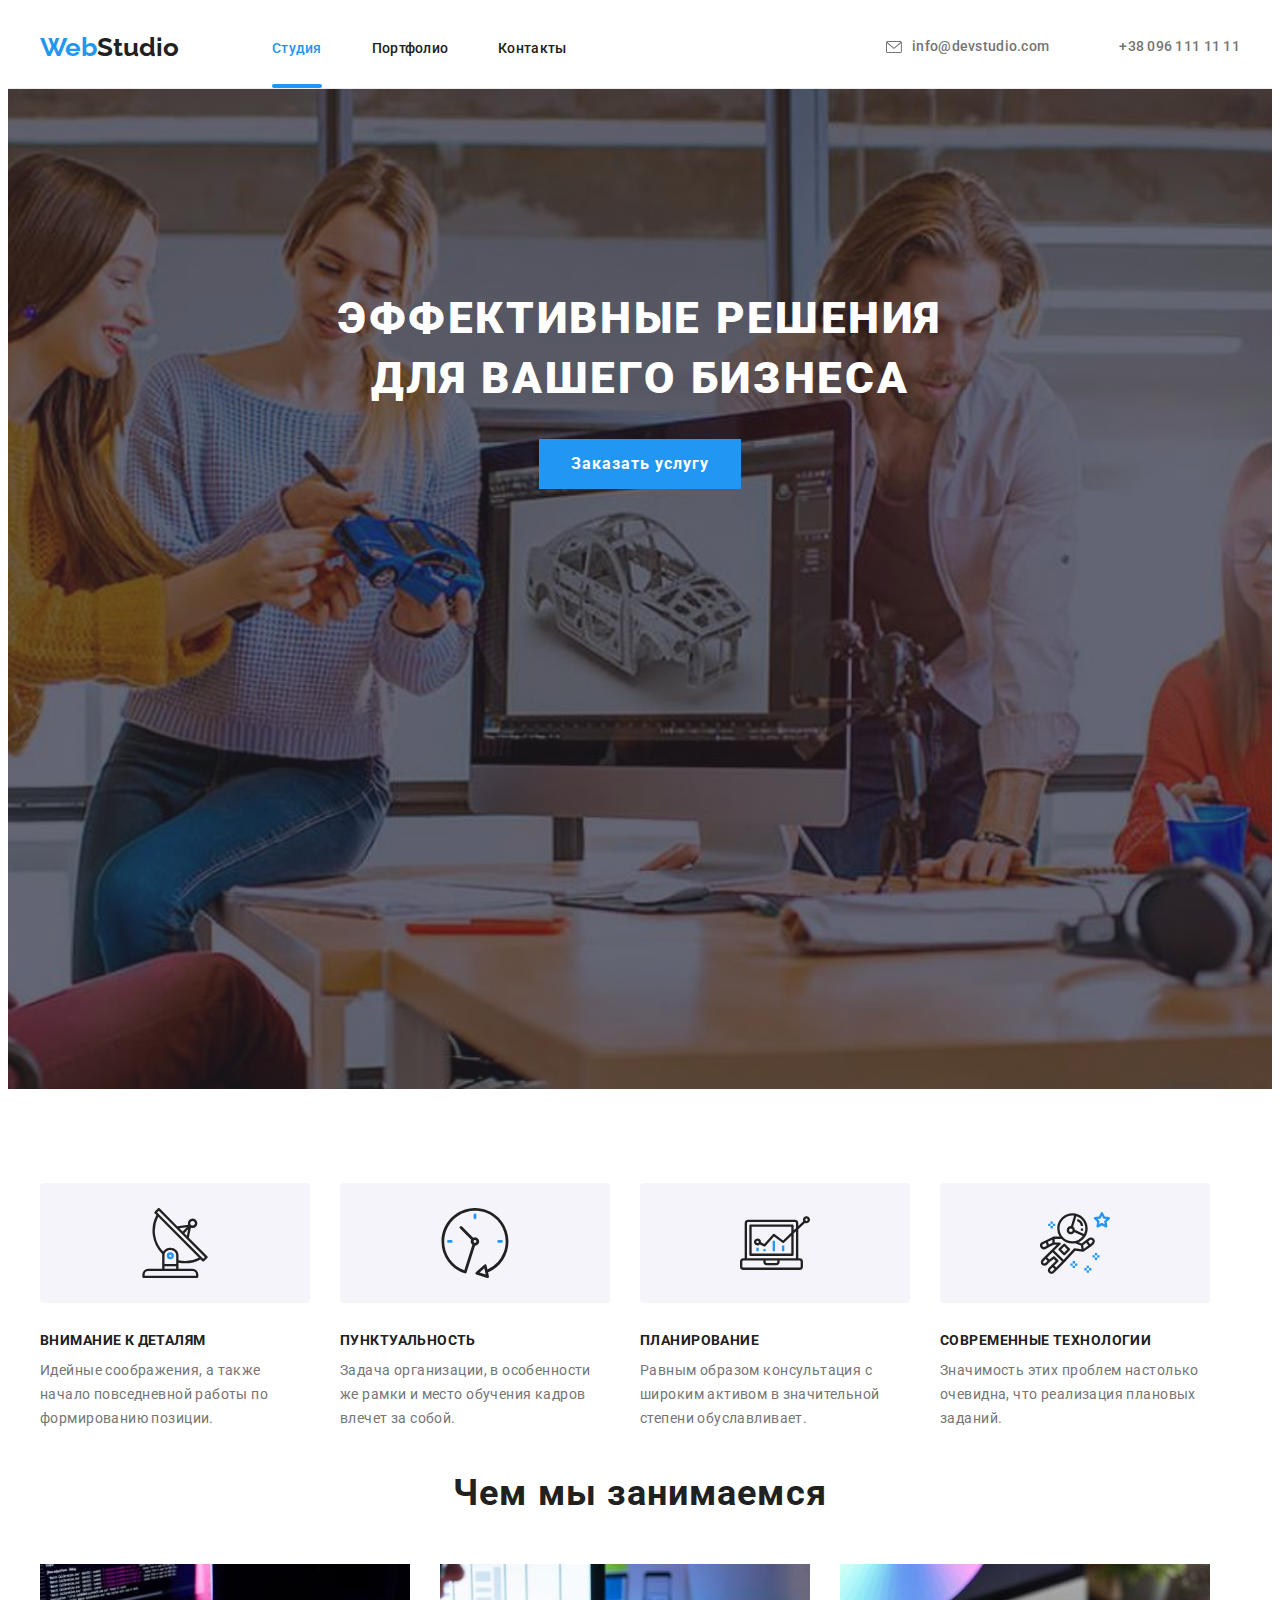
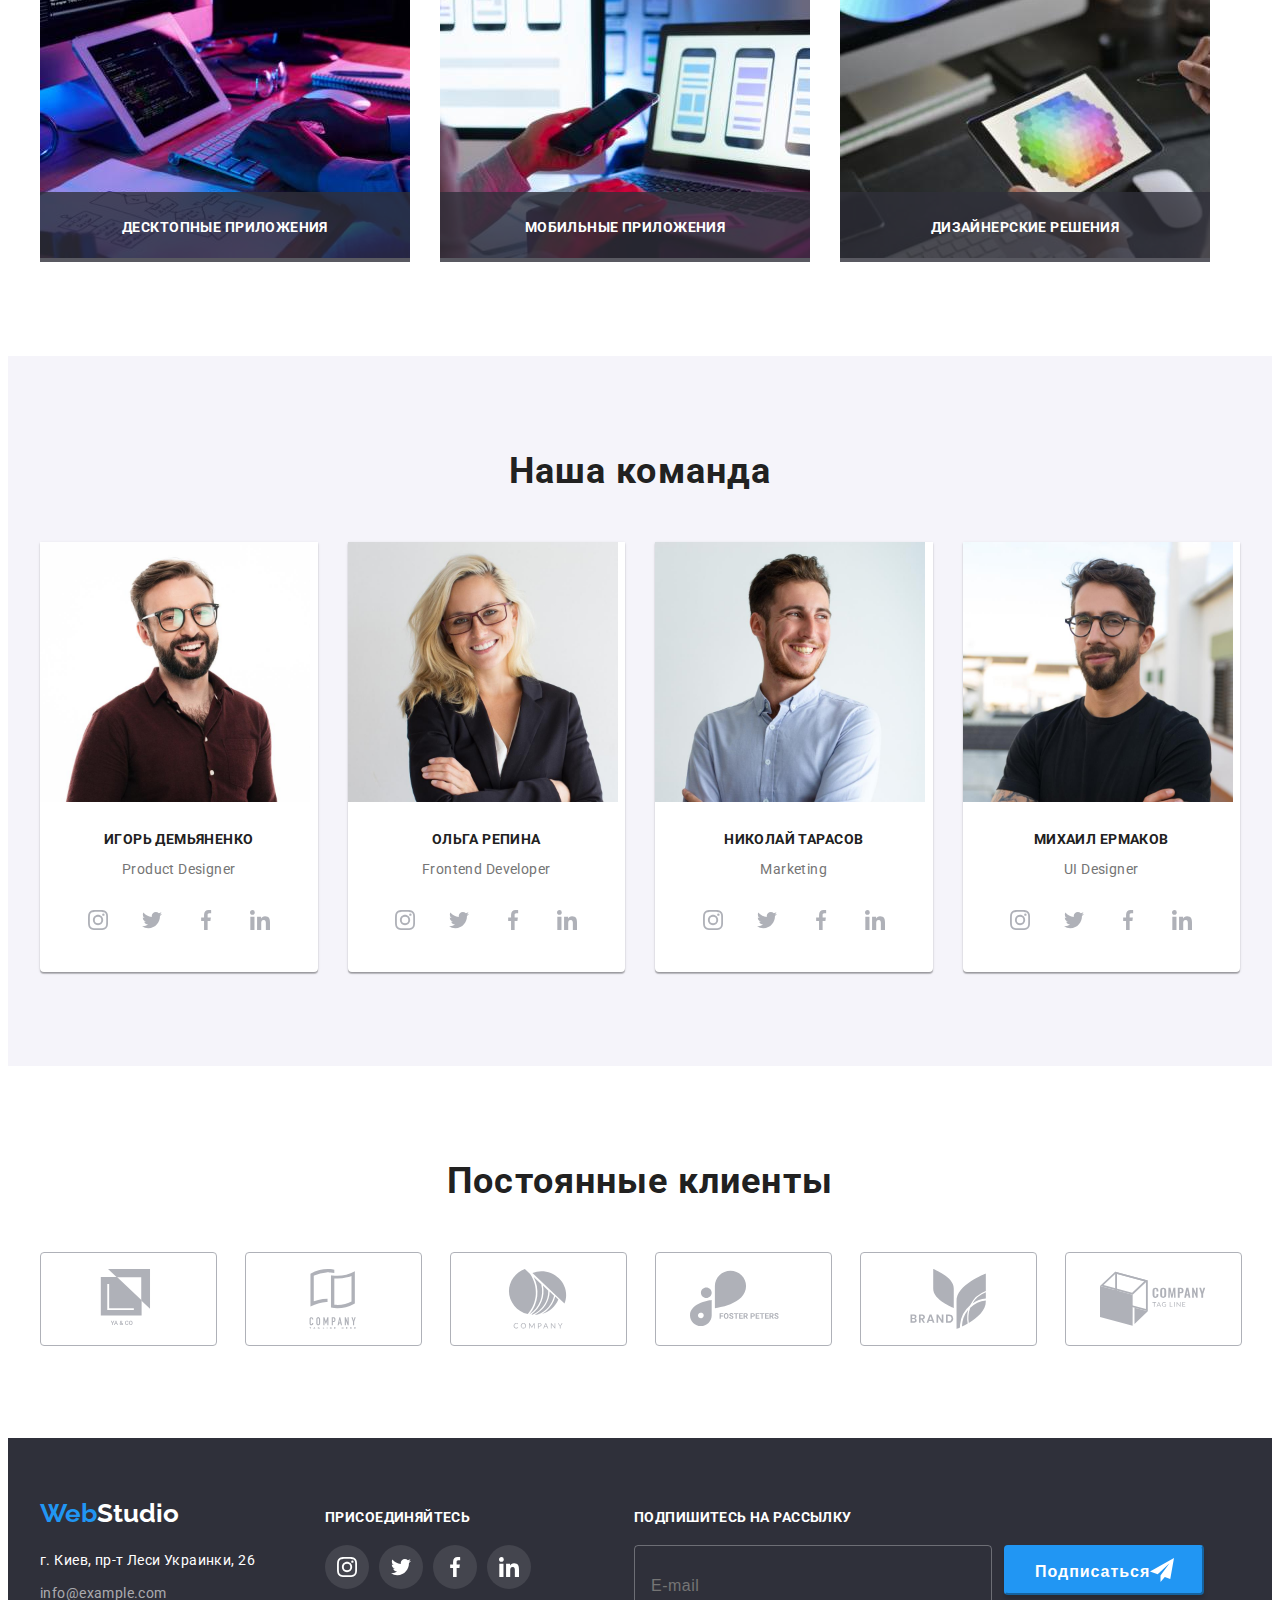
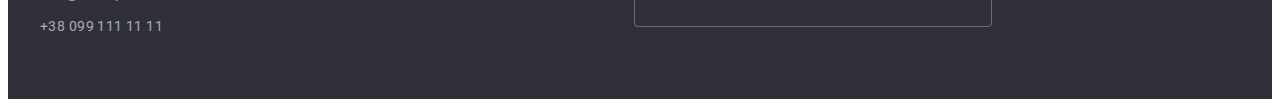
<file: index.html>
<!DOCTYPE html>
<html lang="ru">
<head>
    <link rel="stylesheet" href="https://cdnjs.cloudflare.com/ajax/libs/modern-normalize/1.1.0/modern-normalize.min.css"
        integrity="sha512-wpPYUAdjBVSE4KJnH1VR1HeZfpl1ub8YT/NKx4PuQ5NmX2tKuGu6U/JRp5y+Y8XG2tV+wKQpNHVUX03MfMFn9Q=="
        crossorigin="anonymous" referrerpolicy="no-referrer" />
    <meta charset="UTF-8">
    <meta http-equiv="X-UA-Compatible" content="IE=edge">
    <meta name="viewport" content="width=device-width, initial-scale=1.0">
    <title>webstudio</title>
    <link rel="preconnect" href="https://fonts.googleapis.com">
    <link rel="preconnect" href="https://fonts.gstatic.com" crossorigin>
    <link href="https://fonts.googleapis.com/css2?family=Raleway:wght@700&family=Roboto:wght@400;500;700;900&display=swap"
        rel="stylesheet">
    <link rel="stylesheet" href="styles.css">
    <link rel="stylesheet" href="./css/main.min.css">
</head>
<body>
    <header class="header line-bottom">
        <div class="container header-container">
        <nav class="header-nav">
            <a class="header-logo link" href="./index.html"><span class="web">Web</span><span class="studio">Studio</span></a>
        <ul class="list menu-list"> 
            <li class="menu-item">
                <a class="menu-studio link current" href="./index.html">Студия</a></li>
            <li class="menu-item">
                <a class="menu-link link" href="./portfolio.html">Портфолио</a></li>
            <li class="menu-item">
                <a class="menu-link link" href="">Контакты</a></li>
         </ul>
        </nav>
        <ul class="header-link list">  
            <li class="link-item list"><a class="header-mail link" href="mailto:info@devstudio.com">
               <svg class="mail-icon"
               width="16" height="12">
               <use href="./img/sprite.svg#icon-envelope"></use></svg> info@devstudio.com</a></li>
            <li class="link-item list"><a class="header-tel link" href="tel:+380961111111">
               <svg class="tel-icon"
               width="10" height="16">
               <use href="./img/sprite.svg#icon-smartphone"></use></svg> +38 096 111 11 11</a></li>
        </ul>
        
        </div>
        </header>
    <main>
        <!--герой-->
        <section class="hero-section overlay">
                <h1 class="hero-title hero-title-section"> Эффективные решения для вашего бизнеса</h1>
                <button class="hero-btn" type="button" data-modal-open>Заказать услугу</button>

        </section>
        <!--вним к дет-->
        <section class="section-a">
            <div class="container">
            
            <ul class="list advantages-list">
            

                <li class="advantages-item advantages-item-size">
                    <div class="advantages-rect">
                        <svg width="70" height="70">
                            <use href="./img/sprite.svg#icon-antenna"></use>
                        </svg>
                    </div>
                    <h3 class="title-third">Внимание к деталям</h3>
                    <p class="text" >Идейные соображения, а также начало повседневной работы по формированию позиции.</p>
                </li>
                <li class="advantages-item advantages-item-size">
                    <div class="advantages-rect">
                        <svg width="70" height="70">
                            <use href="./img/sprite.svg#icon-clock"></use>
                        </svg>
                    </div>
                    <h3 class="title-third">Пунктуальность</h3>
                    <p class="text">Задача организации, в особенности же рамки и место обучения кадров влечет за собой.</p>
                </li>
                <li class="advantages-item advantages-item-size">
                    <div class="advantages-rect">
                        <svg width="70" height="70">
                            <use href="./img/sprite.svg#icon-diagram"></use>
                        </svg>
                    </div>
                    <h3 class="title-third">Планирование</h3>
                    <p class="text">Равным образом консультация с широким активом в значительной степени обуславливает.</p>
                </li>
                <li class="advantages-item advantages-item-size"><div class="advantages-rect">
                    <svg width="70" height="70">
                        <use href="./img/sprite.svg#icon-astronaut"></use>
                    </svg>
                </div>

                    <h3 class="title-third">Современные технологии</h3>
                    <p class="text">Значимость этих проблем настолько очевидна, что реализация плановых заданий.</p>
                </li>
            </ul>
            </div>
        </section>
        <!--чем мы занимаемся-->
        <section class="section-b">
            
            
            <div class="container">
                <h2 class="title-second title-activity">Чем мы занимаемся</h2>
                <ul class="list activity-list">
                    
                    <li class="activity-item">
                        
                        <img src="./img/img1.jpg"
                        alt="человек работает за компьютером и планшетом"
                        width="370" height="294">
                        <p class="activity-item-text">десктопные приложения</p>
                        
                    </li>
                    
                    <li class="activity-item">
                        <img src="./img/img2.jpg"
                    alt="человек работает за компьютером и телефоном"
                        width="370" height="294">
                        <p class="activity-item-text">мобильные приложения</p>
                    </li>

                    <li class="activity-item">
                        <img src="./img/img3.jpg"
                        alt="человек работает за планшетом"
                        width="370" height="294">
                        <p class="activity-item-text">дизайнерские решения</p>
                    </li>
                </ul>
            </div>
         </section>
         <section class="section-c">
            <div class="container">
             <h2 class="title-second team-title">Наша команда</h2>
             <ul class="list team-list">
                 <li class="team-item">
                     <img class="img-team" src="./img/team1.jpg"
                     alt="член команды Игорь"
                     width="270"
                     height="260">
                     <div class="team-item-description">
                     <h3 class="title-third">Игорь Демьяненко</h3>
                     <p class="text" lang="en">Product Designer</p>
                     
                    

                    <ul class="team-social list social-list">
                        <li class="social-item">
                            <a href="" class="social-link">
                                <svg 
                                    class="social-icon"
                                    width="20"
                                    height="20">
                                    <use
                                    href="./img/sprite.svg#icon-instagram">
                                    </use>
                                </svg>
                            </a>
                        </li>

                        <li class="social-item">
                            <a href="" class="social-link">
                                <svg class="social-icon" width="20" height="20">
                                    <use href="./img/sprite.svg#icon-twitter">
                                    </use>
                                </svg>
                            </a>
                        </li>

                        <li class="social-item">
                            <a href="" class="social-link">
                                <svg class="social-icon" width="20" height="20">
                                    <use href="./img/sprite.svg#icon-facebook">
                                    </use>
                                </svg>
                            </a>
                        </li>

                        <li class="social-item">
                            <a href="" class="social-link">
                                <svg class="social-icon" width="20" height="20">
                                    <use href="./img/sprite.svg#icon-linkedin">
                                    </use>
                                </svg>
                            </a>
                        </li>


                    </ul>
                  </div>
                </li>
                    <li class="team-item">
                        <img class="img-team" src="./img/team2.jpg"
                        alt="член команды Ольга"
                        width="270"
                        height="260">
                        <div class="team-item-description">
                        <h3 class="title-third">Ольга Репина</h3>
                        <p class="text" lang="en">Frontend Developer</p>
                        


                    <ul class="team-social list social-list">
                        <li class="social-item">
                            <a href="" class="social-link">
                                <svg class="social-icon" width="20" height="20">
                                    <use href="./img/sprite.svg#icon-instagram">
                                    </use>
                                </svg>
                            </a>
                        </li>
                    
                        <li class="social-item">
                            <a href="" class="social-link">
                                <svg class="social-icon" width="20" height="20">
                                    <use href="./img/sprite.svg#icon-twitter">
                                    </use>
                                </svg>
                            </a>
                        </li>
                    
                        <li class="social-item">
                            <a href="" class="social-link">
                                <svg class="social-icon" width="20" height="20">
                                    <use href="./img/sprite.svg#icon-facebook">
                                    </use>
                                </svg>
                            </a>
                        </li>
                    
                        <li class="social-item">
                            <a href="" class="social-link">
                                <svg class="social-icon" width="20" height="20">
                                    <use href="./img/sprite.svg#icon-linkedin">
                                    </use>
                                </svg>
                            </a>
                        </li>
                    
                    
                    </ul>
                    </div>
                    </li>



                    <li class="team-item">
                        <img class="img-team" src="./img/team3.jpg"
                        alt="член команды Николай"
                        width="270"
                        height="260">
                        <div class="team-item-description">
                        <h3 class="title-third">Николай Тарасов</h3>
                        <p class="text" lang="en">Marketing</p>
                        
                        <ul class="team-social list social-list">
                            <li class="social-item">
                                <a href="" class="social-link">
                                    <svg class="social-icon" width="20" height="20">
                                        <use href="./img/sprite.svg#icon-instagram">
                                        </use>
                                    </svg>
                                </a>
                            </li>
                        
                            <li class="social-item">
                                <a href="" class="social-link">
                                    <svg class="social-icon" width="20" height="20">
                                        <use href="./img/sprite.svg#icon-twitter">
                                        </use>
                                    </svg>
                                </a>
                            </li>
                        
                            <li class="social-item">
                                <a href="" class="social-link">
                                    <svg class="social-icon" width="20" height="20">
                                        <use href="./img/sprite.svg#icon-facebook">
                                        </use>
                                    </svg>
                                </a>
                            </li>
                        
                            <li class="social-item">
                                <a href="" class="social-link">
                                    <svg class="social-icon" width="20" height="20">
                                        <use href="./img/sprite.svg#icon-linkedin">
                                        </use>
                                    </svg>
                                </a>
                            </li>
                        
                        
                        </ul>
                        </div>
                        </li>

                    <li class="team-item">
                        <img class="img-team" src="./img/team4.jpg"
                        alt="член команды Михаил"
                        width="270"
                        height="260">
                        <div class="team-item-description">
                        <h3 class="title-third">Михаил Ермаков</h3>
                        <p class="text" lang="en">UI Designer</p>
                        
                        <ul class="team-social list social-list">
                        <li class="social-item">
                            <a href="" class="social-link">
                                <svg 
                                    class="social-icon"
                                    width="20"
                                    height="20">
                                    <use
                                    href="./img/sprite.svg#icon-instagram">
                                    </use>
                                </svg>
                            </a>
                        </li>

                        <li class="social-item">
                            <a href="" class="social-link">
                                <svg class="social-icon" width="20" height="20">
                                    <use href="./img/sprite.svg#icon-twitter">
                                    </use>
                                </svg>
                            </a>
                        </li>

                        <li class="social-item">
                            <a href="" class="social-link">
                                <svg class="social-icon" width="20" height="20">
                                    <use href="./img/sprite.svg#icon-facebook">
                                    </use>
                                </svg>
                            </a>
                        </li>

                        <li class="social-item">
                            <a href="" class="social-link">
                                <svg class="social-icon" width="20" height="20">
                                    <use href="./img/sprite.svg#icon-linkedin">
                                    </use>
                                </svg>
                            </a>
                        </li>


                    </ul>
                  </div>
                </li>
                </ul>
            </div>
             </section>
             <section class="section-a">
                 <div class="container">
                     <h2 class="title-second clients-title">Постоянные клиенты</h2>
                     <ul class="clients-list list">
                         <li class="client-item">
                             <a href="" class="client-link">
                                 <svg class="client-icon"
                                 width="106" height="60">
                                <use href="./img/sprite.svg#icon-logo-one"></use>
                            </svg>
                             </a>
                         </li>
                         
                        <li class="client-item">
                            <a href="" class="client-link">
                                <svg class="client-icon" width="106" height="60">
                                    <use href="./img/sprite.svg#icon-logo-two"></use>
                                </svg>
                            </a>
                        </li>

                        <li class="client-item">
                            <a href="" class="client-link">
                                <svg class="client-icon" width="106" height="60">
                                    <use href="./img/sprite.svg#icon-logo-three"></use>
                                </svg>
                            </a>
                        </li>

                        <li class="client-item">
                            <a href="" class="client-link">
                                <svg class="client-icon" width="106" height="60">
                                    <use href="./img/sprite.svg#icon-logo-four"></use>
                                </svg>
                            </a>
                        </li>

                        <li class="client-item">
                            <a href="" class="client-link">
                                <svg class="client-icon" width="106" height="60">
                                    <use href="./img/sprite.svg#icon-logo-five"></use>
                                </svg>
                            </a>
                        </li>

                        <li class="client-item">
                            <a href="" class="client-link">
                                <svg class="client-icon" width="106" height="60">
                                    <use href="./img/sprite.svg#icon-logo-six"></use>
                                </svg>
                            </a>
                        </li>
                     </ul>
                 </div>
             </section>
    </main>
    <footer class="footer section-d">
        <div class="container social-container">
            <div>
                <a class="header-logo link header-logo-footer" href="index.html"><span class="web">Web</span><span class="studio-footer">Studio</span></a>
                <address class="adress">
            
            
        <ul class="list">
            <li class="footer-list">
                <a class="adress-item link" href="https://goo.gl/maps/kq9auFb1nywUbXFQ6"
                target="_blank"
                rel="noopener noreferrer"
                >г. Киев, пр-т Леси Украинки, 26</a>
            </li>
            <li class="footer-list">
                <a class="footer-mail link" href="mailto:info@example.com">info@example.com</a>
            </li>
            <li class="footer-list-bottom">
                <a class="footer-tel link" href="tel:+380991111111">+38 099 111 11 11</a>
            </li>
        </ul>
        </address>
        </div>
        

        <div class="footer-join">
            <p class="join">присоединяйтесь</p>
            <ul class="social-list list">
                <li class="footer-social-item">
                    <a href="" class="footer-social-link">
                        <svg class="footer-social-icon" width="20" height="20">
                            <use href="./img/sprite.svg#icon-instagram"></use>
                        </svg>
                    </a>
                </li>

                <li class="footer-social-item">
                    <a href="" class="footer-social-link">
                        <svg class="footer-social-icon" width="20" height="20">
                            <use href="./img/sprite.svg#icon-twitter"></use>
                        </svg>
                    </a>
                </li>

                <li class="footer-social-item">
                    <a href="" class="footer-social-link">
                        <svg class="footer-social-icon" width="20" height="20">
                            <use href="./img/sprite.svg#icon-facebook"></use>
                        </svg>
                    </a>
                </li>

                <li class="footer-social-item">
                    <a href="" class="footer-social-link">
                        <svg class="footer-social-icon" width="20" height="20">
                            <use href="./img/sprite.svg#icon-linkedin"></use>
                        </svg>
                    </a>
                </li>    
            </ul>
        </div>

        <div class="right-footer">
        
            <form action="#" class="right-footer-form">
                <p class="right-footer-head">Подпишитесь на рассылку</p>
        
                <div class="right-footer-input">
                    <!-- <textarea class="modal-form-email" name="email" placeholder="E-mail"></textarea> -->
                    <input type="email" class="modal-form-email" name="email" placeholder="E-mail">
                    <button type="button" class="btn-subscribe">Подписаться
                        <svg class="modal-send-icon" width="24px" height="24px">
        
                            <use href="./img/sprite.svg#icon-send"></use>
                        </svg>
                    </button>
                </div>
        
            </form>
        
        </div>

 </div>

 
    </footer>



    <div class="backdrop is-hidden" data-modal>
        <div class="modal">
            <button type="button" class="modal-btn" data-modal-close>
                <svg class="modal-cross-icon" width="18" height="18">
                    <use href="./img/sprite.svg#icon-cross"></use>
                </svg>
            </button>

                <form action="#" class="modal-form">
                    <p class="modal-form-head">Оставьте свои данные, мы вам перезвоним</p>

                    <label class="modal-form-field">Имя
                        <span class="modal-form-wrapper">
                        <input type="text" class="modal-form-input" name="user-name"
                        
                        pattern="[a-zA-Zа-яёА-ЯЁ]+"
                        title="Имя должно содержать символы кириллицы или латиницы"
                        required>
                        <svg class="modal-form-icon" width="18" height="18">
                            <use href="./img/sprite.svg#icon-person-black"></use>
                        </svg>
                        </span>

                    </label>

                    <label class="modal-form-field">Телефон
                        <span class="modal-form-wrapper">
                        <input type="tel" class="modal-form-input" name="user-tel"
                        pattern="[0-9]{3}-[0-9]{3}-[0-9]{2}[0-9]{2}"
                        
                        title="099-000-00-00">
                        <svg class="modal-form-icon" width="18" height="18">
                            <use href="./img/sprite.svg#icon-phone-black"></use>
                        </svg>
                        </span>
                        
                    </label>

                    <label class="modal-form-field">Почта
                        <span class="modal-form-wrapper">
                        <input type="email" class="modal-form-input" name="user-email">
                        <svg class="modal-form-icon" width="18" height="18">
                            <use href="./img/sprite.svg#icon-email-black"></use>
                        </svg>
                        </span>
                    </label>

                    <label class="modal-form-field">Комментарий
                        <textarea class="modal-form-message" name="user-message"
                        placeholder="Введите текст"></textarea>
                    </label>

                    <input type="checkbox" id="accept-policy"
                    class="modal-form-checkbox visually-hidden">
                    <label for="accept-policy" class="modal-form-checkbox-label"
                    >Соглашаюсь с рассылкой и принимаю <a href="#" class="agreement">Условия договора</a>
                    </label>

                    <button class="modal-form-btn">Отправить</button>
                </form>

            
        </div>
    
    </div>
    <script src="./js/modal.js"></script>
</body>
</html>

<!-- ----------Header-BEM------------- -->

<!-- <body>
    <header class="header header__line-bottom">
        <div class="container container__header-container">
            <nav class="header-nav">
                <a class="header-logo header-logo__link" href="./index.html"><span class="header-logo__link--web">Web</span><span
                        class="header-logo__link--studio">Studio</span></a>
                <ul class="menu-list menu-list--list">
                    <li class="menu-list__menu-item">
                        <a class="menu-list__menu-studio menu-list__link menu-list__menu-studio--current" href="./index.html">Студия</a>
                    </li>
                    <li class="menu-list__menu-item">
                        <a class="menu-list__menu-link menu-list__link" href="./portfolio.html">Портфолио</a>
                    </li>
                    <li class="menu-list__menu-item">
                        <a class="menu-list__menu-link menu-list__link" href="">Контакты</a>
                    </li>
                </ul>
            </nav>
            <ul class="header-link header-link--list">
                <li class="header-link__link-item--list"><a class="header-link__header-mail header-link__link" href="mailto:info@devstudio.com">
                        <svg class="header-link__mail-icon" width="16" height="12">
                            <use href="./img/sprite.svg#icon-envelope"></use>
                        </svg> info@devstudio.com</a></li>
                <li class="header-link__link-item--list"><a class="header-link__header-tel header-link__link" href="tel:+380961111111">
                        <svg class="header-link__tel-icon" width="10" height="16">
                            <use href="./img/sprite.svg#icon-smartphone"></use>
                        </svg> +38 096 111 11 11</a></li>
            </ul>

        </div>
    </header> 
</body> -->
</file>
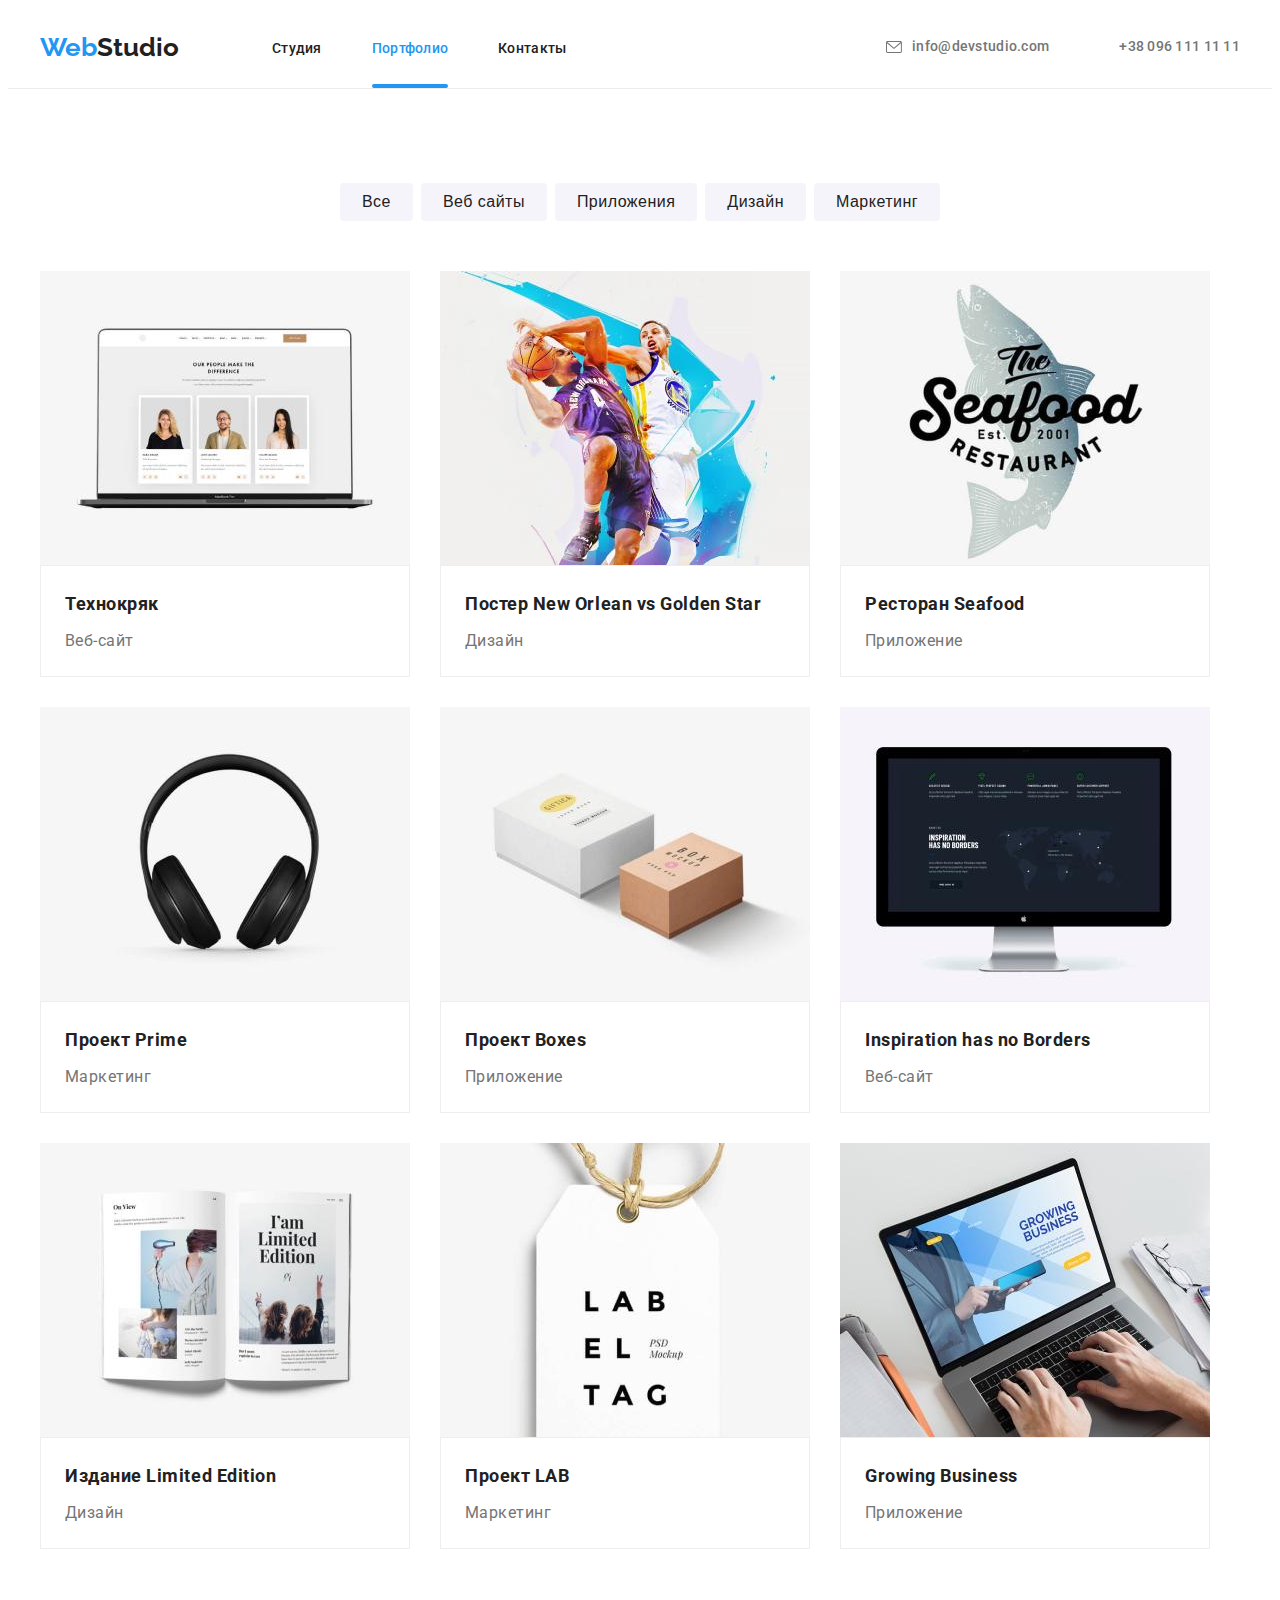
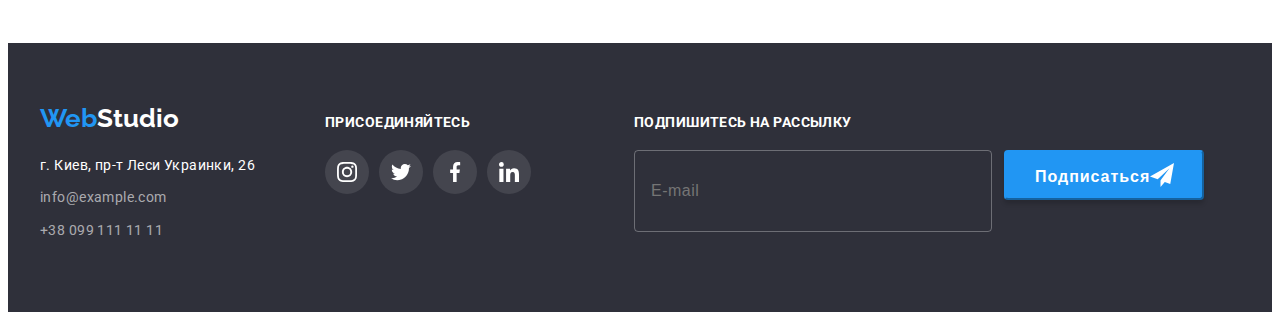
<file: portfolio.html>
<!DOCTYPE html>
<html lang="ru">

<head>
    <link rel="stylesheet" href="https://cdnjs.cloudflare.com/ajax/libs/modern-normalize/1.1.0/modern-normalize.min.css"
        integrity="sha512-wpPYUAdjBVSE4KJnH1VR1HeZfpl1ub8YT/NKx4PuQ5NmX2tKuGu6U/JRp5y+Y8XG2tV+wKQpNHVUX03MfMFn9Q=="
        crossorigin="anonymous" referrerpolicy="no-referrer" />
    <meta charset="UTF-8">
    <meta http-equiv="X-UA-Compatible" content="IE=edge">
    <meta name="viewport" content="width=device-width, initial-scale=1.0">
    <title>portfolio</title>
    <link rel="preconnect" href="https://fonts.googleapis.com">
    <link rel="preconnect" href="https://fonts.gstatic.com" crossorigin>
    <link
        href="https://fonts.googleapis.com/css2?family=Raleway:wght@700&family=Roboto:wght@400;500;700;900&display=swap"
        rel="stylesheet">
    <link rel="stylesheet" href="styles.css">
    <link rel="stylesheet" href="./css/main.min.css">
</head>

<body>
    <header class="header line-bottom">
        <div class="container header-container">
        <nav class="header-nav">
            <a class="header-logo link" href="./index.html"><span class="web">Web</span><span
                    class="studio">Studio</span></a>
            <ul class="list menu-list">
                <li class="menu-item"><a class="menu-link link" href="./index.html">Студия</a></li>
                <li class="menu-item"><a class="menu-portfolio link current" href="./portfolio.html">Портфолио</a></li>
                <li class="menu-item"><a class="menu-link link" href="">Контакты</a></li>
            </ul>
        </nav>
        <ul class="header-link list">
            <li class="link-item list"><a class="header-mail link" href="mailto:info@devstudio.com">
                    <svg class="mail-icon" width="16" height="12">
                        <use href="./img/sprite.svg#icon-envelope"></use>
                    </svg> info@devstudio.com</a></li>
            <li class="link-item list"><a class="header-tel link" href="tel:+380961111111">
                    <svg class="tel-icon" width="10" height="16">
                        <use href="./img/sprite.svg#icon-smartphone"></use>
                    </svg> +38 096 111 11 11</a></li>
        </ul>
        </div>
    </header>
    <main>
        <section class="section-b">
        <div class="container">
        <ul class="list button-list">
        
            <li class="button-item">
                <button class="portfolio-btn" type="button">Все</button>
            </li>

            <li class="button-item">
                <button class="portfolio-btn" type="button">Веб сайты</button>
            </li>

            <li class="button-item">
                <button class="portfolio-btn" type="button">Приложения</button>
            </li>

            <li class="button-item">
                <button class="portfolio-btn" type="button">Дизайн</button>
            </li>

            <li>
                <button class="portfolio-btn" type="button">Маркетинг</button>
            </li>
        
        </ul>
        
    
        

        <ul class="list cards-list">
            <li class="cards-item">
                <a href="" class="card-link">
                <div class="cards-item-wrap">
        
                <img class="img-card" src="./img/proj1.jpg" alt="Фото наших основных сотрудников"
                width="370"
                height="294">
                <p class="card-picture-text">Технокряк это современная площадка распространения коронавируса. Компании используют эту платформу для цифрового
                шпионажа и атак на защищённые сервера конкурентов.</p>
                </div>
                <div class="text-notice">
                    <h3 class="title-portfolio">Технокряк</h3>
                    <p class="text-portfolio">Веб-сайт</p>
                </div>
                </a>
            </li>

            <li class="cards-item">
                <a href="" class="card-link">
                    <div class="cards-item-wrap">
                <img class="img-card" src="./img/proj2.jpg" alt="Два мужчины играют в баскетбол"
                width="370"
                height="294">
                <p class="card-picture-text">Lorem ipsum dolor sit amet consectetur adipisicing elit. Quibusdam impedit laudantium alias, ipsum blanditiis velit porro eius maiores corrupti eveniet debitis, nisi ex libero adipisci, mollitia fugiat quis. Eligendi, dolorum.</p>
                    </div>
                
                <div class="text-notice">
                    <h3 class="title-portfolio">Постер <span lang="en">New Orlean vs Golden Star</span></h3>
                    <p class="text-portfolio">Дизайн</p>
                </div>
                </a>
            
            </li>

            <li class="cards-item">
                <a href="" class="card-link">
                    <div class="cards-item-wrap">

                <img class="img-card" src="./img/proj3.jpg" alt="Эмблема ресторана"
                width="370"
                height="294">
                <p class="card-picture-text">Lorem ipsum dolor sit amet consectetur adipisicing elit. Eveniet atque iusto officia ad perferendis earum alias accusamus neque soluta obcaecati fugiat, exercitationem, sequi velit adipisci expedita asperiores a ipsa assumenda?</p>
                    </div>
                <div  class="text-notice">
                    <h3 class="title-portfolio">Ресторан <span lang="en">Seafood</span></h3>
                    <p class="text-portfolio">Приложение</p>
                </div>
                </a>
            </li>

            <li class="cards-item">
                <a href="" class="card-link">
                    <div class="cards-item-wrap">
                <img class="img-card" src="./img/proj4.jpg" alt="Наушники"
                width="370"
                height="294">
                <p class="card-picture-text">Lorem, ipsum dolor sit amet consectetur adipisicing elit. Perspiciatis unde dolor tenetur nulla eum soluta laudantium minima quia, nihil nobis similique, ex quo asperiores, eaque sapiente voluptas quam voluptate expedita.</p>
                    </div>
                <div class="text-notice">
                    <h3 class="title-portfolio">Проект <span lang="en">Prime</span></h3>
                    <p class="text-portfolio">Маркетинг</p>
                </div>
                </a>
            </li>

            <li class="cards-item">
                <a href="" class="card-link">
                    <div class="cards-item-wrap">
                <img class="img-card" src="./img/proj5.jpg" alt="Две коробки"
                width="370"
                height="294">
                <p class="card-picture-text">Lorem ipsum dolor sit amet consectetur, adipisicing elit. Quibusdam doloribus obcaecati quos, aut odio possimus deserunt dolorem a cum ex nobis, iure laborum? Cumque odit aut accusamus, mollitia ea ipsa.</p>
                    </div>
                <div class="text-notice">
                    <h3 class="title-portfolio">Проект <span lang="en">Boxes</span></h3>
                    <p class="text-portfolio">Приложение</p>
                </div>
                </a>
            </li>

            <li class="cards-item">
                <a href="" class="card-link">
                    <div class="cards-item-wrap">
                <img class="img-card" src="./img/proj6.jpg" alt="Монитор"
                width="370"
                height="294">
                <p class="card-picture-text">Lorem ipsum dolor sit amet consectetur adipisicing elit. Facilis, sed numquam repellendus dignissimos at error laborum! Aspernatur, ullam laudantium inventore enim perferendis, quasi maiores labore pariatur nam corrupti iusto quas.</p>
                    </div>
                <div class="text-notice">
                    <h3 class="title-portfolio" lang="en">Inspiration has no Borders</h3>
                    <p class="text-portfolio">Веб-сайт</p>
                </div>
                </a>
            </li>

            <li class="cards-item">
                <a href="" class="card-link">
                    <div class="cards-item-wrap">

                <img class="img-card" src="./img/proj7.jpg" alt="Раскрытая книга"
                width="370"
                height="294">
                <p class="card-picture-text">Lorem ipsum dolor sit amet consectetur adipisicing elit. Aspernatur placeat laudantium eaque maiores tenetur! Repellat ex suscipit explicabo amet itaque optio! Exercitationem praesentium soluta magnam fugiat eligendi ab quia commodi.</p>
                    </div>
                <div class="text-notice">
                    <h3 class="title-portfolio">Издание <span lang="en">Limited Edition</span></h3>
                    <p class="text-portfolio">Дизайн</p>
                </div>
                </a>
            </li>

            <li class="cards-item">
                <a href="" class="card-link">
                    <div class="cards-item-wrap">
                <img class="img-card" src="./img/proj8.jpg" alt="Карточка проекта"
                width="370"
                height="294">
                <p class="card-picture-text">Lorem ipsum, dolor sit amet consectetur adipisicing elit. Distinctio, culpa! Repudiandae hic facilis voluptatum aliquam maiores dolor nihil cum fuga repellat ad explicabo saepe, laborum possimus ab velit ipsum deserunt.</p>
                    </div>
                <div class="text-notice">
                    <h3 class="title-portfolio">Проект <span lang="en">LAB</span></h3>
                    <p class="text-portfolio">Маркетинг</p>
                </div>
                </a>
            </li>

            <li class="cards-item">
                <a href="" class="card-link">
                    <div class="cards-item-wrap">

                <img class="img-card" src="./img/proj9.jpg" alt="Человек работает за ноутбуком"
                width="370"
                height="294">
                <p class="card-picture-text">Lorem ipsum dolor sit amet, consectetur adipisicing elit. Officia ut excepturi quasi temporibus officiis quas, dolorem cupiditate consequuntur magni perspiciatis reiciendis unde ad harum eos omnis iure. Ea, non doloribus.</p>
                    </div>
                <div class="text-notice">
                    <h3 class="title-portfolio" lang="en">Growing Business</h3>
                    <p class="text-portfolio">Приложение</p>
                </div>
                </a>
            </li>
        
        </ul>
        </div>
        
        </section>

        
    </main>
    

    <footer class="footer section-d">
        <div class="container social-container">
        <div>
        <a class="header-logo link header-logo-footer" href="index.html"><span class="web">Web</span><span
                class="studio-footer">Studio</span></a>
        <address class="adress">
            <ul class="list">
                <li class="footer-list">
                    <a class="adress-item link" href="https://goo.gl/maps/kq9auFb1nywUbXFQ6" target="_blank"
                        rel="noopener noreferrer">г. Киев, пр-т Леси Украинки, 26</a>
                </li>
                <li class="footer-list">
                    <a class="footer-mail link" href="mailto:info@example.com">info@example.com</a>
                </li>
                <li class="footer-list">
                    <a class="footer-tel link" href="tel:+380991111111">+38 099 111 11 11</a>
                </li>
            </ul>
        </address>
        </div>

        <div class="footer-join">
            <p class="join">присоединяйтесь</p>
            <ul class="social-list list">
                <li class="footer-social-item">
                    <a href="" class="footer-social-link">
                        <svg class="footer-social-icon" width="20" height="20">
                            <use href="./img/sprite.svg#icon-instagram"></use>
                        </svg>
                    </a>
                </li>
        
                <li class="footer-social-item">
                    <a href="" class="footer-social-link">
                        <svg class="footer-social-icon" width="20" height="20">
                            <use href="./img/sprite.svg#icon-twitter"></use>
                        </svg>
                    </a>
                </li>
        
                <li class="footer-social-item">
                    <a href="" class="footer-social-link">
                        <svg class="footer-social-icon" width="20" height="20">
                            <use href="./img/sprite.svg#icon-facebook"></use>
                        </svg>
                    </a>
                </li>
        
                <li class="footer-social-item">
                    <a href="" class="footer-social-link">
                        <svg class="footer-social-icon" width="20" height="20">
                            <use href="./img/sprite.svg#icon-linkedin"></use>
                        </svg>
                    </a>
                </li>
            </ul>
        </div>

        <div class="right-footer">
        
            <form action="#" class="right-footer-form">
                <p class="right-footer-head">Подпишитесь на рассылку</p>
        
                <div class="right-footer-input">
                    <input type="email" class="modal-form-email" name="email" placeholder="E-mail">
        
                    <button type="button" class="btn-subscribe">Подписаться
                        <svg class="modal-send-icon" width="24px" height="24px">
        
                            <use href="./img/sprite.svg#icon-send"></use>
                        </svg>
                    </button>
                </div>
        
            </form>
        
        </div>
        </div>


    </footer>
</body>
</html>
</file>
<file: styles.css>
:root {
  --header-color: #ffffff;
  --primary-title-color: #212121;
  --primary-text-color: #757575;
  --accent-color: #2196f3;
  --background-color: #2f303a;
}

p,
h1,
h2,
h3,
h4,
h5,
h6 {
  margin: 0;
}

ul {
  margin: 0;
  padding: 0;
}

button {
  cursor: pointer;
}

body {
  font-family: 'Roboto', sans-serif;
}

.container {
  width: 1200px;
  padding-left: 15px;
  padding-right: 15px;
  margin: 0 auto;
}

.visually-hidden {
  position: absolute;
  white-space: nowrap;
  width: 1px;
  height: 1px;
  border: 0;
  padding: 0;
  overflow: hidden;
  border: 0;
  clip: rect(0 0 0 0);
  clip-path: inset(50%);
  margin: -1px;
}

.list {
  list-style: none;
}

.link {
  text-decoration: none;
}

/*-------------header-----------*/
.header {
  padding-top: 24px;
  padding-bottom: 25px;
}

.header-container {
  display: flex;
}

.menu-list {
  display: flex;
}

.menu-item:not(:last-child) {
  margin-right: 50px;
}

.header-nav {
  display: flex;
  align-items: center;
}

.header-link {
  display: flex;
  margin-left: auto;
  align-items: center;
}

.link-item:not(:last-child) {
  margin-right: 50px;
}

.menu-link {
  font-weight: 500;
  font-size: 14px;
  line-height: 1.14;
  letter-spacing: 0.02em;
  color: var(--primary-title-color);
  transition-property: color;
  transition-duration: 250ms;
  transition-timing-function: cubic-bezier(0.4, 0, 0.2, 1);
}

.menu-link:hover,
.menu-link:focus {
  color: var(--accent-color);
}

.header-logo {
  margin-right: 93px;
}

.web {
  font-family: Raleway, sans-serif;
  font-weight: 700;
  font-size: 26px;
  line-height: 1.19;
  color: var(--accent-color);
}

.studio {
  font-family: Raleway, sans-serif;
  font-weight: 700;
  font-size: 26px;
  line-height: 1.19;
  color: var(--primary-title-color);
}

.menu-studio {
  font-weight: 500;
  font-size: 14px;
  line-height: 1.14;
  letter-spacing: 0.02em;
  color: var(--primary-title-color);
  transition-property: color;
  transition-duration: 250ms;
  transition-timing-function: cubic-bezier(0.4, 0, 0.2, 1);
  position: relative;
}

.menu-studio.current {
  color: var(--accent-color);
}

.menu-studio.current::after {
  content: '';
  width: 100%;
  position: absolute;
  height: 4px;
  border-radius: 2px;
  bottom: -32px;
  display: block;
  background-color: var(--accent-color);
}

.menu-studio:hover,
.menu-studio:focus {
  color: var(--accent-color);
}

.header-tel {
  font-weight: 500;
  font-size: 14px;
  line-height: 1.14;
  letter-spacing: 0.02em;
  color: var(--primary-text-color);
  display: flex;
  transition-property: var(--accent-color);
  transition-duration: 250ms;
  transition-timing-function: cubic-bezier(0.4, 0, 0.2, 1);
}

.header-mail {
  font-weight: 500;
  font-size: 14px;
  line-height: 1.14;
  letter-spacing: 0.02em;
  color: var(--primary-text-color);
  display: flex;
  align-items: center;
  transition-property: var(--accent-color);
  transition-duration: 250ms;
  transition-timing-function: cubic-bezier(0.4, 0, 0.2, 1);
}

.header-tel:hover,
.header-tel:focus {
  color: var(--accent-color);
}

.header-mail:hover,
.header-mail:focus {
  color: var(--accent-color);
}

.tel-icon {
  margin-right: 10px;
  fill: currentColor;
}

.mail-icon {
  margin-right: 10px;
  fill: currentColor;
}

/*--------------hero-----------------*/

.hero-btn {
  font-family: inherit;
  font-weight: 700;
  font-size: 16px;
  line-height: 1.88;
  letter-spacing: 0.06em;
  align-items: center;
  text-align: center;
  cursor: pointer;
  color: var(--header-color);
  background-color: var(--accent-color);
  border: none;
  padding-top: 10px;
  padding-bottom: 10px;
  padding-right: 32px;
  padding-left: 32px;
}

.hero-title {
  font-weight: 900;
  font-size: 44px;
  line-height: 1.36;
  text-align: center;
  letter-spacing: 0.06em;
  text-transform: uppercase;
  color: var(--header-color);
}

.hero-section {
  padding-top: 200px;
  padding-bottom: 200px;
  text-align: center;
}

.overlay {
  background-image: linear-gradient(to right, rgba(47, 48, 58, 0.4), rgba(47, 48, 58, 0.4)),
    url(../img/hero-img-1.jpg);
  height: 600px;
  background-color: var(--background-color);
  background-repeat: no-repeat;
  background-size: cover;
  background-position: center;
  max-width: 1600px;
  margin-left: auto;
  margin-right: auto;
}

.hero-title-section {
  width: 696px;
  margin: auto;
  margin-bottom: 30px;
}

/*---------advantages-----------*/

.title-third {
  font-weight: 700;
  font-size: 14px;
  line-height: 1.14;
  letter-spacing: 0.03em;
  text-transform: uppercase;
  color: var(--primary-title-color);
  margin-bottom: 10px;
}

.title-second {
  font-weight: 700;
  font-size: 36px;
  line-height: 1.17;
  text-align: center;
  letter-spacing: 0.03em;
  color: var(--primary-title-color);
}

.text {
  font-weight: 400;
  font-size: 14px;
  line-height: 1.71;
  letter-spacing: 0.03em;
  color: var(--primary-text-color);
  margin-bottom: 16px;
}

.section-a {
  padding-top: 94px;
  padding-bottom: 94px;
}

.section-b {
  padding-top: 94px;
  padding-bottom: 94px;
}

.section-c {
  padding-top: 94px;
  padding-bottom: 94px;
  background: #f5f4fa;
}

.section-d {
  padding-top: 60px;
  padding-bottom: 60px;
}

.advantages-list {
  display: flex;
}

.advantages-item-size {
  width: 270px;
  height: 101px;
}

.advantages-item:not(:last-child) {
  margin-right: 30px;
}

.advantages-rect {
  display: flex;
  height: 120px;
  align-items: center;
  justify-content: center;
  background-color: #f5f4fa;
  margin-bottom: 30px;
  border-radius: 4px;
}
/* ---------activity-------- */
.activity-list {
  display: flex;
}

.activity-item:not(:last-child) {
  margin-right: 30px;
}

.activity-item {
  position: relative;
}

.title-activity {
  margin-bottom: 50px;
}

.activity-item-text {
  position: absolute;
  bottom: 0;
  left: 0;
  color: var(--header-color);
  background-color: rgba(47, 48, 58, 0.8);
  width: 100%;
  height: 70px;
  display: flex;
  align-items: center;
  justify-content: center;
  font-style: normal;
  font-weight: bold;
  font-size: 14px;
  line-height: 16px;
  text-align: center;
  letter-spacing: 0.03em;
  text-transform: uppercase;
}
/* -------team--------- */
.team-list {
  display: flex;
  flex-wrap: wrap;
  margin-left: -30px;
  margin-top: -50px;
}

.img-team {
  display: block;
  width: max 100%;
}

.team-title {
  margin-bottom: 50px;
}
.team-item {
  text-align: center;
  flex-basis: calc((100% - 4 * 30px) / 4);
  margin-left: 30px;
  margin-top: 50px;
  background-color: var(--header-color);
  box-shadow: 0px 1px 3px rgba(0, 0, 0, 0.12), 0px 1px 1px rgba(0, 0, 0, 0.14),
    0px 2px 1px rgba(0, 0, 0, 0.2);
  border-radius: 0px 0px 4px 4px;
}

.team-item-description {
  padding-top: 30px;
  padding-bottom: 30px;
}

.social-list {
  display: flex;
  justify-content: center;
}

.social-item {
  width: 44px;
  height: 44px;
  margin-right: 10px;
}

.social-item:last-child {
  margin-right: 0;
}

.social-icon {
  fill: #afb1b8;
  transition-property: fill;
  transition-duration: 250ms;
  transition-timing-function: cubic-bezier(0.4, 0, 0.2, 1);
}

.social-link {
  width: 100%;
  height: 100%;
  background-color: var(--header-color);
  border-radius: 50%;
  display: flex;
  align-items: center;
  justify-content: center;
  transition-property: background-color;
  transition-duration: 250ms;
  transition-timing-function: cubic-bezier(0.4, 0, 0.2, 1);
}

.social-link:hover,
.social-link:focus {
  background-color: var(--accent-color);
}

.social-link:hover .social-icon,
.social-link:focus .social-icon {
  fill: var(--header-color);
}

/*-------------clients--------------------*/
.clients-list {
  display: flex;
  flex-wrap: wrap;
  margin-left: -30px;
  margin-top: -30px;
}

.client-link {
  display: flex;
  align-items: center;
  justify-content: center;
  width: 100%;
  height: 100%;
  border: 1px solid #afb1b8;
  border-radius: 4px;
  transition-property: border-color;
  transition-duration: 250ms;
  transition-timing-function: cubic-bezier(0.4, 0, 0.2, 1);
}

.clients-title {
  margin-bottom: 50px;
}
.client-item {
  height: 92px;
  flex-basis: calc((100% - 6 * 30px) / 6);
  margin-left: 30px;
  margin-top: 30px;
  background-color: var(--header-color);
}

.client-icon {
  fill: #afb1b8;
  transition-property: fill;
  transition-duration: 250ms;
  transition-timing-function: cubic-bezier(0.4, 0, 0.2, 1);
}

.client-link:hover,
.client-link:focus {
  border: 1px solid var(--accent-color);
}

.client-link:hover .client-icon,
.client-link:focus .client-icon {
  fill: var(--accent-color);
}

/*-------------footer---------------------*/

.studio-footer {
  font-family: Raleway, sans-serif;
  font-weight: 700;
  font-size: 26px;
  line-height: 1.19;
  color: var(--header-color);
}

.header-logo-footer {
  display: inline-block;
  margin-bottom: 20px;
  margin-right: 0px;
}

.footer {
  background-color: var(--background-color);
}

.adress {
  font-style: normal;
}

.adress-item {
  font-weight: normal;
  font-size: 14px;
  line-height: 1.71;
  letter-spacing: 0.03em;
  color: var(--header-color);
}

.footer-tel,
.footer-mail {
  font-weight: 400;
  font-size: 14px;
  line-height: 1.71;
  letter-spacing: 0.03em;
  color: rgba(255, 255, 255, 0.6);
  transition-property: var(--accent-color);
  transition-duration: 250ms;
  transition-timing-function: cubic-bezier(0.4, 0, 0.2, 1);
}

.footer-tel:hover,
.footer-tel:focus {
  color: var(--accent-color);
}

.footer-mail:hover,
.footer-mail:focus {
  color: var(--accent-color);
}

.adress-item:hover,
.adress-item:focus {
  color: var(--accent-color);
}

.footer-list {
  margin-bottom: 9px;
}

.join {
  font-style: normal;
  font-weight: bold;
  font-size: 14px;
  line-height: 16px;
  letter-spacing: 0.03em;
  text-transform: uppercase;
  color: var(--header-color);
  margin-bottom: 20px;
  padding-top: 0px;
  justify-content: center;
  align-items: center;
}

.footer-join {
  margin-left: 70px;
}

.social-container {
  display: flex;
  align-items: baseline;
}

.social-list {
  display: flex;
  justify-content: center;
}

.footer-social-item {
  width: 44px;
  height: 44px;
  margin-right: 10px;
}

.footer-social-icon {
  fill: var(--header-color);
  transition-property: fill;
  transition-duration: 250ms;
  transition-timing-function: cubic-bezier(0.4, 0, 0.2, 1);
}

.footer-social-link {
  background-color: rgba(255, 255, 255, 0.1);
  width: 100%;
  height: 100%;
  color: var(--header-color);
  border-radius: 50%;
  display: flex;
  align-items: center;
  justify-content: center;
  transition-property: background-color;
  transition-duration: 250ms;
  transition-timing-function: cubic-bezier(0.4, 0, 0.2, 1);
}

.footer-social-link:hover,
.footer-social-link:focus {
  background-color: var(--accent-color);
}

.footer-social-link:hover .footer-social-icon,
.footer-social-link:focus .footer-social-icon {
  fill: var(--header-color);
}

/* -----------------footer-right--------------------- */
.right-footer {
  display: flex;
  margin-left: 93px;
}

.right-footer-input {
  display: flex;
  justify-content: center;

  margin-top: 0px;
}
.right-footer-head {
  margin-bottom: 20px;
  font-weight: 700;
  font-size: 14px;
  line-height: 16px;
  letter-spacing: 0.03em;
  text-transform: uppercase;
  color: var(--header-color);
}

.modal-form-email {
  border: 1px solid rgba(255, 255, 255, 0.3);
  border-radius: 4px;
  padding: 15px 0;
  background-color: transparent;
  width: 358px;
  height: 50px;
  padding-left: 16px;
  padding-top: 15px;
  padding-bottom: 15px;
  font-weight: 400;
  font-size: 16px;
  letter-spacing: 0.03em;
  color: rgba(255, 255, 255, 0.6);
}

.btn-subscribe {
  width: 200px;
  height: 50px;
  padding: 10px 62px 10px 29px;
  border-radius: 4px;
  border-color: var(--accent-color);
  background-color: var(--accent-color);

  font-weight: 700;
  font-size: 16px;
  line-height: 30px;
  letter-spacing: 0.06em;
  color: var(--header-color);
  box-shadow: 0px 4px 4px rgba(0, 0, 0, 0.15);
  transition: color 250ms cubic-bezier(0.4, 0, 0.2, 1);
}

.btn-subscribe {
  margin-left: 12px;
  position: relative;
}

.btn-subscribe:hover,
.btn-subscribe:focus {
  background-color: #188ce8;
}

.right-footer-form {
  margin-left: auto;
  display: flex;
  flex-direction: column;
  width: 570px;
  height: 86px;
}

.modal-send-icon {
  fill: var(--header-color);
  position: absolute;
  display: block;
  transform: translateY(-50%);
  top: 50%;
  right: 28px;
}

/*-----------------portfolio-------------------------*/

.line-bottom {
  border-bottom: 1px solid #ececec;
}

.portfolio-btn {
  font-weight: 500;
  font-size: 16px;
  line-height: 1.62;
  text-align: center;
  letter-spacing: 0.03em;
  color: var(--primary-title-color);
  cursor: pointer;
  background-color: #f5f4fa;
  padding: 6px 22px;
  border-radius: 4px;
  border: none;
  transition-property: box-shadow color background-color;
  transition-duration: 250ms;
  transition-timing-function: cubic-bezier(0.4, 0, 0.2, 1);
}

.portfolio-btn:focus,
.portfolio-btn:hover {
  background-color: var(--accent-color);
  color: var(--header-color);
  box-shadow: 0px 3px 1px rgba(0, 0, 0, 0.1), 0px 1px 2px rgba(0, 0, 0, 0.08),
    0px 2px 2px rgba(0, 0, 0, 0.12);
}

.title-portfolio {
  font-weight: 700;
  font-size: 18px;
  line-height: 2;
  letter-spacing: 0.03em;
  color: var(--primary-title-color);
  margin-bottom: 4px;
}

.text-portfolio {
  font-weight: 400;
  font-size: 16px;
  line-height: 1.87;
  letter-spacing: 0.03em;
  color: var(--primary-text-color);
}

.menu-portfolio {
  font-weight: 500;
  font-size: 14px;
  line-height: 1.14;
  letter-spacing: 0.02em;
  color: var(--primary-title-color);
  position: relative;
}

.menu-portfolio.current {
  color: var(--accent-color);
}

.menu-portfolio.current::after {
  content: '';
  width: 100%;
  position: absolute;
  height: 4px;
  border-radius: 2px;
  bottom: -32px;
  display: block;
  background-color: var(--accent-color);
}

.menu-portfolio:hover,
focus {
  color: var(--accent-color);
}

.button-list {
  display: flex;
  justify-content: center;
  margin-bottom: 50px;
}

.button-item:not(:last-child) {
  margin-right: 8px;
}

.cards-list {
  display: flex;
  flex-wrap: wrap;
  margin-left: -30px;
  margin-top: -30px;
}

.card-link {
  display: block;
  text-decoration: none;
}

.card-link:hover,
.card-link:focus {
  box-shadow: 0px 1px 1px rgba(0, 0, 0, 0.12), 0px 4px 4px rgba(0, 0, 0, 0.06),
    1px 4px 6px rgba(0, 0, 0, 0.16);
}

.cards-item {
  flex-basis: calc((100% - 9 * 30px) / 9);
  margin-left: 30px;
  margin-top: 30px;
}

/* .cards-item:hover .card-picture-text {
  transform: translateY(0);
} */

.card-link:focus .card-picture-text {
  transform: translateY(0);
}
.card-link:hover .card-picture-text {
  transform: translateY(0);
}

.text-notice {
  padding-top: 20px;
  padding-bottom: 20px;
  padding-left: 24px;
  padding-right: 24px;
  border-top: none;
  border: 1px solid #eeeeee;
}

.img-card {
  vertical-align: bottom;
}

.cards-item-wrap {
  position: relative;
  overflow: hidden;
}

.card-picture-text {
  position: absolute;
  top: 0;
  left: 0;
  color: var(--header-color);
  line-height: 1.5;
  background-color: rgba(33, 150, 243, 0.9);
  padding: 63px 24px;
  height: 100%;
  transform: translateY(100%);
  transition: transform 250ms;
  transition-timing-function: cubic-bezier(0.4, 0, 0.2, 1);
}
/* ---------modal-form----------- */

.modal-cross-icon:hover,
.modal-cross-icon:focus {
  fill: var(--accent-color);
  transition: fill 250ms cubic-bezier(0.4, 0, 0.2, 1);
  outline: none;
}

.modal-btn:hover,
.modal-btn:focus {
  fill: var(--accent-color);
  transition: fill 250ms cubic-bezier(0.4, 0, 0.2, 1);
  outline: none;
}

.backdrop {
  width: 100vw;
  height: 100vh;
  background-color: rgba(0, 0, 0, 0.2);
  position: fixed;
  top: 0;
  transition: opacity 500ms linear, visibility 500ms linear;
}

/*-------animation----- */
.backdrop.is-hidden .modal {
  transform: rotate(180deg);
  transition: transform 500ms linear;
}
/* -------------------- */
.backdrop.is-hidden {
  visibility: hidden;
  opacity: 0;
  pointer-events: none;
}

.modal {
  position: absolute;
  width: 528px;
  min-height: 581px;
  background-color: var(--header-color);
  border-radius: 4px;
  top: 50%;
  left: 50%;
  transform: translate(-50%, -50%);
  transition: transform 500ms linear;
  padding: 40px;
  /* -----------| */
}

.modal-btn {
  border: 1px solid rgba(0, 0, 0, 0.1);
  background-color: transparent;
  width: 30px;
  height: 30px;
  border-radius: 50%;
  position: absolute;
  top: 8px;
  right: 8px;
  display: flex;
  justify-content: center;
  align-items: center;
}

.modal-form {
  display: flex;
  flex-direction: column;
}

.modal-form-head {
  font-weight: 700;
  font-size: 20px;
  line-height: 23px;
  text-align: center;
  letter-spacing: 0.03em;
  margin-bottom: 12px;
  color: var(--primary-title-color);
}

.modal-form-field {
  font-weight: 400;
  font-size: 12px;
  line-height: 14px;
  letter-spacing: 0.01em;
  color: var(--primary-text-color);
  margin-bottom: 10px;
}

.modal-form-wrapper {
  position: relative;
  display: block;
  margin-top: 4px;
}

.modal-form-input {
  width: 100%;
  height: 40px;
  margin-top: 4px;
  padding-left: 42px;
  border: 1px solid rgba(33, 33, 33, 0.2);
  border-radius: 4px;
  transition: border-color 250ms cubic-bezier(0.4, 0, 0.2, 1);
}

.modal-form-icon {
  display: block;
  position: absolute;
  top: 50%;
  left: 12px;
  transform: translateY(-50%);
  transition: fill 250ms cubic-bezier(0.4, 0, 0.2, 1);
}

.modal-form-input:focus {
  outline: none;
  border-color: var(--accent-color);
}
.modal-form-input:focus + .modal-form-icon {
  fill: var(--accent-color);
}

.modal-form-message {
  width: 100%;
  height: 120px;
  margin-top: 4px;
  padding: 12px 16px;
  border: 1px solid rgba(33, 33, 33, 0.2);
  border-radius: 4px;
  resize: none;
  transition: border-color 250ms cubic-bezier(0.4, 0, 0.2, 1);
}

.modal-form-message::placeholder {
  font-weight: 400;
  font-size: 12px;
  line-height: 14px;
  letter-spacing: 0.01em;

  color: rgba(117, 117, 117, 0.5);
}

.modal-form-message:focus {
  outline: none;
  border-color: var(--accent-color);
}

.modal-form-checkbox-label::before {
  display: block;
  content: '';
  width: 16px;
  height: 15px;
  border: 2px solid #303030;
  margin-right: 7px;
  cursor: pointer;
}

.modal-form-checkbox:focus + .modal-form-checkbox-label::before {
  border: 2px solid var(--accent-color);
}

.modal-form-checkbox:checked + .modal-form-checkbox-label::before {
  background-color: var(--accent-color);
  background-image: url(../img/Vector.svg);
  border-color: var(--accent-color);
  background-repeat: no-repeat;
}

.modal-form-checkbox-label {
  display: flex;
  align-items: center;
  justify-content: center;
  margin-bottom: 30px;
  font-weight: normal;
  font-size: 14px;
  line-height: 24px;
  letter-spacing: 0.03em;
  color: #757575;
}

.agreement {
  color: var(--accent-color);
}

.modal-form-btn {
  align-self: center;
  width: 200px;
  height: 50px;
  border: 1px var(--accent-color);
  border-radius: 4px;
  background-color: var(--accent-color);
  font-weight: 700;
  font-size: 16px;
  line-height: 30px;
  letter-spacing: 0.06em;
  color: #ffffff;
  box-shadow: 0px 4px 4px rgba(0, 0, 0, 0.15);
  transition: color 250ms cubic-bezier(0.4, 0, 0.2, 1);
}

.modal-form-btn:hover,
.modal-form-btn:focus {
  background-color: #188ce8;
}

/* ---------Header-BEM----------- */

/* .header {
  padding-top: 24px;
  padding-bottom: 25px;
}

.header__line-bottom {
  border-bottom: 1px solid #ececec;
}

.container__header-container {
  display: flex;
}

.menu-list {
  display: flex;
}

.menu-list__menu-item:not(:last-child) {
  margin-right: 50px;
}

.header-nav {
  display: flex;
  align-items: center;
}

.header-link {
  display: flex;
  margin-left: auto;
  align-items: center;
}

.header-link__link-item:not(:last-child) {
  margin-right: 50px;
}

.menu-list__menu-link {
  font-weight: 500;
  font-size: 14px;
  line-height: 1.14;
  letter-spacing: 0.02em;
  color: var(--primary-title-color);
  transition-property: color;
  transition-duration: 250ms;
  transition-timing-function: cubic-bezier(0.4, 0, 0.2, 1);
}

.menu-list__menu-link:hover,
.menu-list__menu-link:focus {
  color: var(--accent-color);
}

.header-logo {
  margin-right: 93px;
}

.header-logo__link--web {
  font-family: Raleway, sans-serif;
  font-weight: 700;
  font-size: 26px;
  line-height: 1.19;
  color: var(--accent-color);
}

.header-logo__link--studio {
  font-family: Raleway, sans-serif;
  font-weight: 700;
  font-size: 26px;
  line-height: 1.19;
  color: var(--primary-title-color);
}

.menu-list__menu-studio {
  font-weight: 500;
  font-size: 14px;
  line-height: 1.14;
  letter-spacing: 0.02em;
  color: var(--primary-title-color);
  transition-property: color;
  transition-duration: 250ms;
  transition-timing-function: cubic-bezier(0.4, 0, 0.2, 1);
  position: relative;
}

.menu-list__menu-studio--current {
  color: var(--accent-color);
}

.menu-list__menu-studio--current::after {
  content: '';
  width: 100%;
  position: absolute;
  height: 4px;
  border-radius: 2px;
  bottom: -32px;
  display: block;
  background-color: var(--accent-color);
}

.menu-list__menu-studio:hover,
.menu-list__menu-studio:focus {
  color: var(--accent-color);
}

.header-link__header-tel {
  font-weight: 500;
  font-size: 14px;
  line-height: 1.14;
  letter-spacing: 0.02em;
  color: var(--primary-text-color);
  display: flex;
  transition-property: var(--accent-color);
  transition-duration: 250ms;
  transition-timing-function: cubic-bezier(0.4, 0, 0.2, 1);
}

.header-link__header-mail {
  font-weight: 500;
  font-size: 14px;
  line-height: 1.14;
  letter-spacing: 0.02em;
  color: var(--primary-text-color);
  display: flex;
  align-items: center;
  transition-property: var(--accent-color);
  transition-duration: 250ms;
  transition-timing-function: cubic-bezier(0.4, 0, 0.2, 1);
}

.header-link__header-tel:hover,
.header-link__header-tel:focus {
  color: var(--accent-color);
}

.header-link__header-mail:hover,
.header-link__header-mail:focus {
  color: var(--accent-color);
}

.header-link__tel-icon {
  margin-right: 10px;
  fill: currentColor;
}

.header-link__mail-icon {
  margin-right: 10px;
  fill: currentColor;
} */
</file>
<file: css/main.min.css>
:root{--header-color: #ffffff;--primary-title-color: #212121;--primary-text-color: #757575;--accent-color: #2196f3;--background-color: #2f303a}.visually-hidden{position:absolute;white-space:nowrap;width:1px;height:1px;border:0;padding:0;overflow:hidden;border:0;clip:rect(0 0 0 0);clip-path:inset(50%);margin:-1px}p,h1,h2,h3,h4,h5,h6{margin:0}ul{margin:0;padding:0}button{cursor:pointer}body{font-family:'Roboto', sans-serif}.list{list-style:none}.link{text-decoration:none}.container{width:1200px;padding-left:15px;padding-right:15px;margin:0 auto}.social-list{display:flex;justify-content:center}.social-item{width:44px;height:44px;margin-right:10px}.social-item:last-child{margin-right:0}.social-icon{fill:#afb1b8;transition-property:fill;transition-duration:250ms;transition-timing-function:cubic-bezier(0.4, 0, 0.2, 1)}.social-link{width:100%;height:100%;background-color:var(--header-color);border-radius:50%;display:flex;align-items:center;justify-content:center;transition-property:background-color;transition-duration:250ms;transition-timing-function:cubic-bezier(0.4, 0, 0.2, 1)}.social-link:hover,.social-link:focus{background-color:var(--accent-color)}.social-link:hover .social-icon,.social-link:focus .social-icon{fill:var(--header-color)}.social-container{display:flex;align-items:baseline}.social-list{display:flex;justify-content:center}.footer-social-item{width:44px;height:44px;margin-right:10px}.footer-social-icon{fill:var(--header-color);transition-property:fill;transition-duration:250ms;transition-timing-function:cubic-bezier(0.4, 0, 0.2, 1)}.footer-social-link{background-color:rgba(255,255,255,0.1);width:100%;height:100%;color:var(--header-color);border-radius:50%;display:flex;align-items:center;justify-content:center;transition-property:background-color;transition-duration:250ms;transition-timing-function:cubic-bezier(0.4, 0, 0.2, 1)}.footer-social-link:hover,.footer-social-link:focus{background-color:var(--accent-color)}.footer-social-link:hover .footer-social-icon,.footer-social-link:focus .footer-social-icon{fill:var(--header-color)}.header-logo{margin-right:93px}.web{font-family:Raleway, sans-serif;font-weight:700;font-size:26px;line-height:1.19;color:var(--accent-color)}.studio{font-family:Raleway, sans-serif;font-weight:700;font-size:26px;line-height:1.19;color:var(--primary-title-color)}.menu-studio{font-weight:500;font-size:14px;line-height:1.14;letter-spacing:0.02em;color:var(--primary-title-color);transition-property:color;transition-duration:250ms;transition-timing-function:cubic-bezier(0.4, 0, 0.2, 1);position:relative}.menu-studio.current{color:var(--accent-color)}.menu-studio.current::after{content:'';width:100%;position:absolute;height:4px;border-radius:2px;bottom:-32px;display:block;background-color:var(--accent-color)}.menu-studio:hover,.menu-studio:focus{color:var(--accent-color)}.studio-footer{font-family:Raleway, sans-serif;font-weight:700;font-size:26px;line-height:1.19;color:var(--header-color)}.header-logo-footer{display:inline-block;margin-bottom:20px;margin-right:0px}.modal{position:absolute;width:528px;min-height:581px;background-color:var(--header-color);border-radius:4px;top:50%;left:50%;transform:translate(-50%, -50%);transition:transform 500ms linear;padding:40px}.modal-btn{border:1px solid rgba(0,0,0,0.1);background-color:transparent;width:30px;height:30px;border-radius:50%;position:absolute;top:8px;right:8px;display:flex;justify-content:center;align-items:center}.modal-cross-icon:hover,.modal-cross-icon:focus{fill:var(--accent-color);transition:fill 250ms cubic-bezier(0.4, 0, 0.2, 1);outline:none}.modal-btn:hover,.modal-btn:focus{fill:var(--accent-color);transition:fill 250ms cubic-bezier(0.4, 0, 0.2, 1);outline:none}.backdrop{width:100vw;height:100vh;background-color:rgba(0,0,0,0.2);position:fixed;top:0;transition:opacity 500ms linear, visibility 500ms linear}.backdrop.is-hidden .modal{transform:rotate(180deg);transition:transform 500ms linear}.backdrop.is-hidden{visibility:hidden;opacity:0;pointer-events:none}.modal-form{display:flex;flex-direction:column}.modal-form-head{font-weight:700;font-size:20px;line-height:23px;text-align:center;letter-spacing:0.03em;margin-bottom:12px;color:var(--primary-title-color)}.modal-form-field{font-weight:400;font-size:12px;line-height:14px;letter-spacing:0.01em;color:var(--primary-text-color);margin-bottom:10px}.modal-form-wrapper{position:relative;display:block;margin-top:4px}.modal-form-input{width:100%;height:40px;margin-top:4px;padding-left:42px;border:1px solid rgba(33,33,33,0.2);border-radius:4px;transition:border-color 250ms cubic-bezier(0.4, 0, 0.2, 1)}.modal-form-icon{display:block;position:absolute;top:50%;left:12px;transform:translateY(-50%);transition:fill 250ms cubic-bezier(0.4, 0, 0.2, 1)}.modal-form-input:focus{outline:none;border-color:var(--accent-color)}.modal-form-input:focus+.modal-form-icon{fill:var(--accent-color)}.modal-form-message{width:100%;height:120px;margin-top:4px;padding:12px 16px;border:1px solid rgba(33,33,33,0.2);border-radius:4px;resize:none;transition:border-color 250ms cubic-bezier(0.4, 0, 0.2, 1)}.modal-form-message::placeholder{font-weight:400;font-size:12px;line-height:14px;letter-spacing:0.01em;color:rgba(117,117,117,0.5)}.modal-form-message:focus{outline:none;border-color:var(--accent-color)}.modal-form-checkbox-label::before{display:block;content:'';width:16px;height:15px;border:2px solid #303030;margin-right:7px;cursor:pointer}.modal-form-checkbox:focus+.modal-form-checkbox-label::before{border:2px solid var(--accent-color)}.modal-form-checkbox:checked+.modal-form-checkbox-label::before{background-color:var(--accent-color);background-image:url(../img/Vector.svg);border-color:var(--accent-color);background-repeat:no-repeat}.modal-form-checkbox-label{display:flex;align-items:center;justify-content:center;margin-bottom:30px;font-weight:normal;font-size:14px;line-height:24px;letter-spacing:0.03em;color:#757575}.agreement{color:var(--accent-color)}.modal-form-btn{align-self:center;width:200px;height:50px;border:1px var(--accent-color);border-radius:4px;background-color:var(--accent-color);font-weight:700;font-size:16px;line-height:30px;letter-spacing:0.06em;color:#ffffff;box-shadow:0px 4px 4px rgba(0,0,0,0.15);transition:color 250ms cubic-bezier(0.4, 0, 0.2, 1)}.modal-form-btn:hover,.modal-form-btn:focus{background-color:#188ce8}.section-a{padding-top:94px;padding-bottom:94px}.section-b{padding-top:94px;padding-bottom:94px}.section-c{padding-top:94px;padding-bottom:94px;background:#f5f4fa}.section-d{padding-top:60px;padding-bottom:60px}.title-third{font-weight:700;font-size:14px;line-height:1.14;letter-spacing:0.03em;text-transform:uppercase;color:var(--primary-title-color);margin-bottom:10px}.title-second{font-weight:700;font-size:36px;line-height:1.17;text-align:center;letter-spacing:0.03em;color:var(--primary-title-color)}.text{font-weight:400;font-size:14px;line-height:1.71;letter-spacing:0.03em;color:var(--primary-text-color);margin-bottom:16px}.header{padding-top:24px;padding-bottom:25px}.header-container{display:flex}.menu-list{display:flex}.menu-item:not(:last-child){margin-right:50px}.header-nav{display:flex;align-items:center}.header-link{display:flex;margin-left:auto;align-items:center}.link-item:not(:last-child){margin-right:50px}.menu-link{font-weight:500;font-size:14px;line-height:1.14;letter-spacing:0.02em;color:var(--primary-title-color);transition-property:color;transition-duration:250ms;transition-timing-function:cubic-bezier(0.4, 0, 0.2, 1)}.menu-link:hover,.menu-link:focus{color:var(--accent-color)}.header-tel{font-weight:500;font-size:14px;line-height:1.14;letter-spacing:0.02em;color:var(--primary-text-color);display:flex;transition-property:var(--accent-color);transition-duration:250ms;transition-timing-function:cubic-bezier(0.4, 0, 0.2, 1)}.header-mail{font-weight:500;font-size:14px;line-height:1.14;letter-spacing:0.02em;color:var(--primary-text-color);display:flex;align-items:center;transition-property:var(--accent-color);transition-duration:250ms;transition-timing-function:cubic-bezier(0.4, 0, 0.2, 1)}.header-tel:hover,.header-tel:focus{color:var(--accent-color)}.header-mail:hover,.header-mail:focus{color:var(--accent-color)}.tel-icon{margin-right:10px;fill:currentColor}.mail-icon{margin-right:10px;fill:currentColor}.hero-btn{font-family:inherit;font-weight:700;font-size:16px;line-height:1.88;letter-spacing:0.06em;align-items:center;text-align:center;cursor:pointer;color:var(--header-color);background-color:var(--accent-color);border:none;padding-top:10px;padding-bottom:10px;padding-right:32px;padding-left:32px}.hero-title{font-weight:900;font-size:44px;line-height:1.36;text-align:center;letter-spacing:0.06em;text-transform:uppercase;color:var(--header-color)}.hero-section{padding-top:200px;padding-bottom:200px;text-align:center}.overlay{background-image:linear-gradient(to right, rgba(47,48,58,0.4), rgba(47,48,58,0.4)),url(../img/hero-img-1.jpg);height:600px;background-color:var(--background-color);background-repeat:no-repeat;background-size:cover;background-position:center;max-width:1600px;margin-left:auto;margin-right:auto}.hero-title-section{width:696px;margin:auto;margin-bottom:30px}.advantages-list{display:flex}.advantages-item-size{width:270px;height:101px}.advantages-item:not(:last-child){margin-right:30px}.advantages-rect{display:flex;height:120px;align-items:center;justify-content:center;background-color:#f5f4fa;margin-bottom:30px;border-radius:4px}.activity-list{display:flex}.activity-item:not(:last-child){margin-right:30px}.activity-item{position:relative}.title-activity{margin-bottom:50px}.activity-item-text{position:absolute;bottom:0;left:0;color:var(--header-color);background-color:rgba(47,48,58,0.8);width:100%;height:70px;display:flex;align-items:center;justify-content:center;font-style:normal;font-weight:bold;font-size:14px;line-height:16px;text-align:center;letter-spacing:0.03em;text-transform:uppercase}.team-list{display:flex;flex-wrap:wrap;margin-left:-30px;margin-top:-50px}.img-team{display:block;width:max 100%}.team-title{margin-bottom:50px}.team-item{text-align:center;flex-basis:calc((100% - 4 * 30px) / 4);margin-left:30px;margin-top:50px;background-color:var(--header-color);box-shadow:0px 1px 3px rgba(0,0,0,0.12),0px 1px 1px rgba(0,0,0,0.14),0px 2px 1px rgba(0,0,0,0.2);border-radius:0px 0px 4px 4px}.team-item-description{padding-top:30px;padding-bottom:30px}.clients-list{display:flex;flex-wrap:wrap;margin-left:-30px;margin-top:-30px}.client-link{display:flex;align-items:center;justify-content:center;width:100%;height:100%;border:1px solid #afb1b8;border-radius:4px;transition-property:border-color;transition-duration:250ms;transition-timing-function:cubic-bezier(0.4, 0, 0.2, 1)}.clients-title{margin-bottom:50px}.client-item{height:92px;flex-basis:calc((100% - 6 * 30px) / 6);margin-left:30px;margin-top:30px;background-color:var(--header-color)}.client-icon{fill:#afb1b8;transition-property:fill;transition-duration:250ms;transition-timing-function:cubic-bezier(0.4, 0, 0.2, 1)}.client-link:hover,.client-link:focus{border:1px solid var(--accent-color)}.client-link:hover .client-icon,.client-link:focus .client-icon{fill:var(--accent-color)}.footer{background-color:var(--background-color)}.adress{font-style:normal}.adress-item{font-weight:normal;font-size:14px;line-height:1.71;letter-spacing:0.03em;color:var(--header-color)}.footer-tel,.footer-mail{font-weight:400;font-size:14px;line-height:1.71;letter-spacing:0.03em;color:rgba(255,255,255,0.6);transition-property:var(--accent-color);transition-duration:250ms;transition-timing-function:cubic-bezier(0.4, 0, 0.2, 1)}.footer-tel:hover,.footer-tel:focus{color:var(--accent-color)}.footer-mail:hover,.footer-mail:focus{color:var(--accent-color)}.adress-item:hover,.adress-item:focus{color:var(--accent-color)}.footer-list{margin-bottom:9px}.join{font-style:normal;font-weight:bold;font-size:14px;line-height:16px;letter-spacing:0.03em;text-transform:uppercase;color:var(--header-color);margin-bottom:20px;padding-top:0px;justify-content:center;align-items:center}.footer-join{margin-left:70px}.right-footer{display:flex;margin-left:93px}.right-footer-input{display:flex;justify-content:center;margin-top:0px}.right-footer-head{margin-bottom:20px;font-weight:700;font-size:14px;line-height:16px;letter-spacing:0.03em;text-transform:uppercase;color:var(--header-color)}.modal-form-email{border:1px solid rgba(255,255,255,0.3);border-radius:4px;padding:15px 0;background-color:transparent;width:358px;height:50px;padding-left:16px;padding-top:15px;padding-bottom:15px;font-weight:400;font-size:16px;letter-spacing:0.03em;color:rgba(255,255,255,0.6)}.btn-subscribe{width:200px;height:50px;padding:10px 62px 10px 29px;border-radius:4px;border-color:var(--accent-color);background-color:var(--accent-color);font-weight:700;font-size:16px;line-height:30px;letter-spacing:0.06em;color:var(--header-color);box-shadow:0px 4px 4px rgba(0,0,0,0.15);transition:color 250ms cubic-bezier(0.4, 0, 0.2, 1)}.btn-subscribe{margin-left:12px;position:relative}.btn-subscribe:hover,.btn-subscribe:focus{background-color:#188ce8}.right-footer-form{margin-left:auto;display:flex;flex-direction:column;width:570px;height:86px}.modal-send-icon{fill:var(--header-color);position:absolute;display:block;transform:translateY(-50%);top:50%;right:28px}.line-bottom{border-bottom:1px solid #ececec}.portfolio-btn{font-weight:500;font-size:16px;line-height:1.62;text-align:center;letter-spacing:0.03em;color:var(--primary-title-color);cursor:pointer;background-color:#f5f4fa;padding:6px 22px;border-radius:4px;border:none;transition-property:box-shadow color background-color;transition-duration:250ms;transition-timing-function:cubic-bezier(0.4, 0, 0.2, 1)}.portfolio-btn:focus,.portfolio-btn:hover{background-color:var(--accent-color);color:var(--header-color);box-shadow:0px 3px 1px rgba(0,0,0,0.1),0px 1px 2px rgba(0,0,0,0.08),0px 2px 2px rgba(0,0,0,0.12)}.title-portfolio{font-weight:700;font-size:18px;line-height:2;letter-spacing:0.03em;color:var(--primary-title-color);margin-bottom:4px}.text-portfolio{font-weight:400;font-size:16px;line-height:1.87;letter-spacing:0.03em;color:var(--primary-text-color)}.menu-portfolio{font-weight:500;font-size:14px;line-height:1.14;letter-spacing:0.02em;color:var(--primary-title-color);position:relative}.menu-portfolio.current{color:var(--accent-color)}.menu-portfolio.current::after{content:'';width:100%;position:absolute;height:4px;border-radius:2px;bottom:-32px;display:block;background-color:var(--accent-color)}.menu-portfolio:hover,focus{color:var(--accent-color)}.button-list{display:flex;justify-content:center;margin-bottom:50px}.button-item:not(:last-child){margin-right:8px}.cards-list{display:flex;flex-wrap:wrap;margin-left:-30px;margin-top:-30px}.card-link{display:block;text-decoration:none}.card-link:hover,.card-link:focus{box-shadow:0px 1px 1px rgba(0,0,0,0.12),0px 4px 4px rgba(0,0,0,0.06),1px 4px 6px rgba(0,0,0,0.16)}.cards-item{flex-basis:calc((100% - 9 * 30px) / 9);margin-left:30px;margin-top:30px}.card-link:focus .card-picture-text{transform:translateY(0)}.card-link:hover .card-picture-text{transform:translateY(0)}.text-notice{padding-top:20px;padding-bottom:20px;padding-left:24px;padding-right:24px;border-top:none;border:1px solid #eeeeee}.img-card{vertical-align:bottom}.cards-item-wrap{position:relative;overflow:hidden}.card-picture-text{position:absolute;top:0;left:0;color:var(--header-color);line-height:1.5;background-color:rgba(33,150,243,0.9);padding:63px 24px;height:100%;transform:translateY(100%);transition:transform 250ms;transition-timing-function:cubic-bezier(0.4, 0, 0.2, 1)}
/*# sourceMappingURL=main.min.css.map */
</file>
